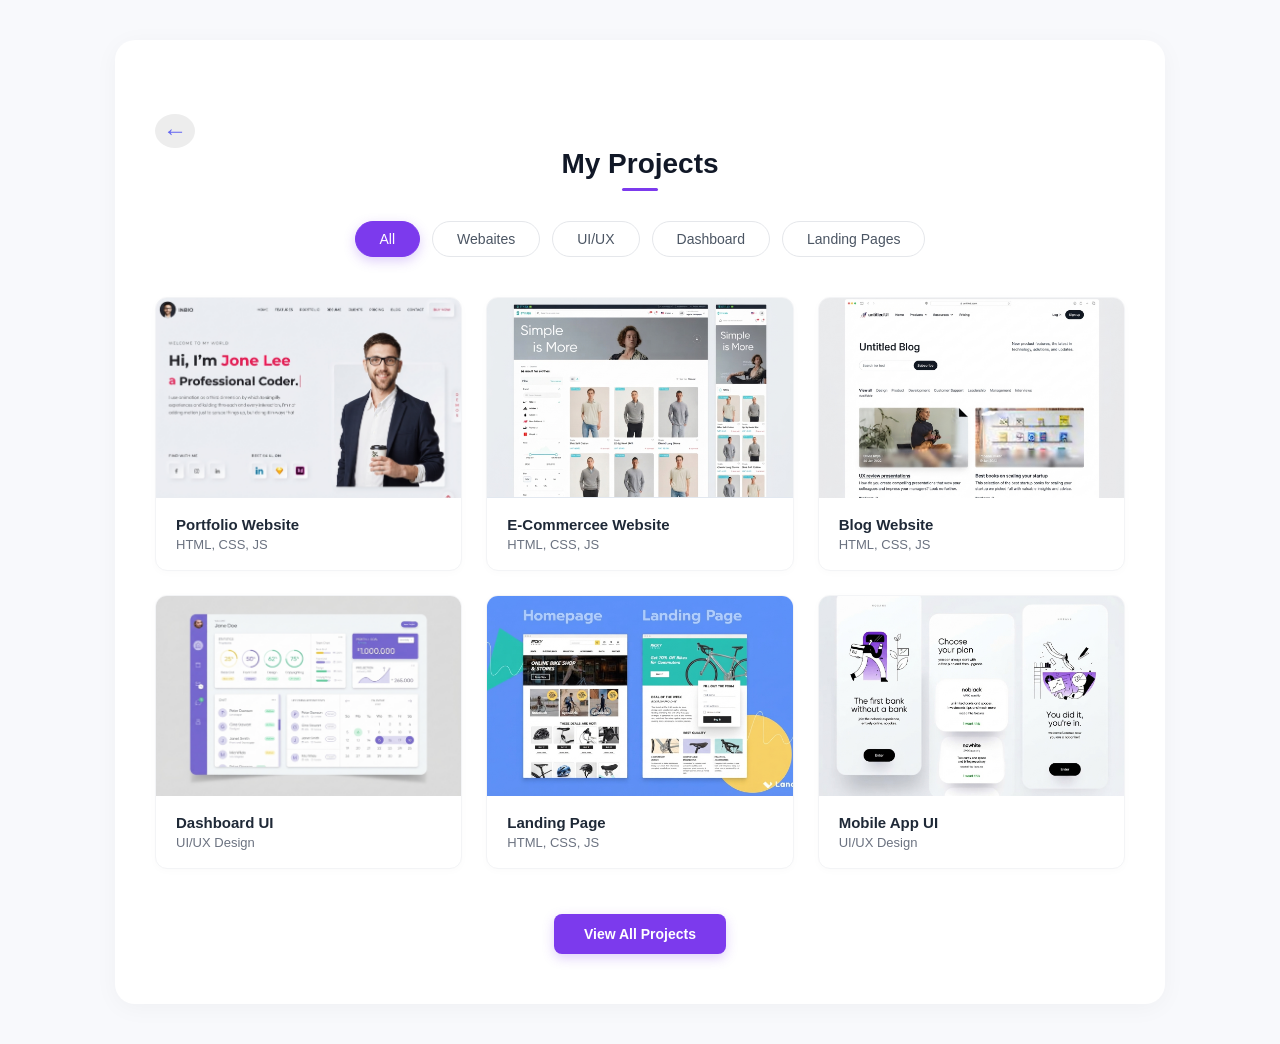
<file: my-project.html>
<!DOCTYPE html>
<html lang="en">

<head>
    <meta charset="UTF-8">
    <meta name="viewport" content="width=device-width, initial-scale=1.0">
    <title>My Projects</title>
    <link rel="stylesheet" href="./CSS/my-project.css">
    <link rel="stylesheet" href="./CSS/about-me.css">  
</head>

<body class="is-loading">
    <div class="skeleton-screen" id="skeletonScreen" aria-label="Loading projects" role="status">
        <div class="skeleton-shell">
            <div class="skeleton-block skeleton-header-line"></div>
            <div class="skeleton-block skeleton-title-main"></div>
            <div class="skeleton-filter-row">
                <div class="skeleton-block skeleton-filter"></div>
                <div class="skeleton-block skeleton-filter"></div>
                <div class="skeleton-block skeleton-filter"></div>
            </div>
            <div class="skeleton-grid">
                <div class="skeleton-block skeleton-project-card"></div>
                <div class="skeleton-block skeleton-project-card"></div>
                <div class="skeleton-block skeleton-project-card"></div>
            </div>
        </div>
    </div>

    <div class="projects-wrapper">
        <div class="back-arrow">
            <div class="hover-name-back" id>Back</div>
            <p class="back-arrow-text" id="backArrowTeext">&#8592;</p>
        </div>
        <!-- Section Header -->
        <div class="section-header">
            <h2>My Projects</h2>
            <div class="header-line"></div>
        </div>

        <!-- Filter Navigation -->
        <div class="filter-nav">
            <button class="filter-btn active">All</button>
            <button class="filter-btn">Webaites</button>
            <button class="filter-btn">UI/UX</button>
            <button class="filter-btn">Dashboard</button>
            <button class="filter-btn">Landing Pages</button>
        </div>

        <!-- Projects Grid -->
        <div class="projects-grid">

            <!-- Card 1 -->
            <div class="project-card">
                <div class="card-image dark-thumb-1">
                    <img class="card-img" src="assets/project image/portfolio website.jfif" alt="Portfolio Website">
                </div>
                <div class="card-content">
                    <h3>Portfolio Website</h3>
                    <p>HTML, CSS, JS</p>
                </div>
            </div>

            <!-- Card 2 -->
            <div class="project-card">
                <div class="card-image light-thumb">
                    <img class="card-img" src="assets/project image/e commerce website.jfif" alt="E-Commerce Website">
                </div>
                <div class="card-content">
                    <h3>E-Commercee Website</h3>
                    <p>HTML, CSS, JS</p>
                </div>
            </div>

            <!-- Card 3 -->
            <div class="project-card">
                <div class="card-image dark-thumb-2">
                    <img class="card-img" src="assets/project image/blog website.jfif" alt="Blog Website">
                </div>
                <div class="card-content">
                    <h3>Blog Website</h3>
                    <p>HTML, CSS, JS</p>
                </div>
            </div>

            <!-- Card 4 -->
            <div class="project-card">
                <div class="card-image dark-thumb-3">
                    <img class="card-img" src="assets/project image/dashboard ui.jfif" alt="Dashboard UI">
                </div>
                <div class="card-content">
                    <h3>Dashboard UI</h3>
                    <p>UI/UX Design</p>
                </div>
            </div>

            <!-- Card 5 -->
            <div class="project-card">
                <div class="card-image dark-thumb-4">
                    <img class="card-img" src="assets/project image/landing page.jfif" alt="Landing Page">
                </div>
                <div class="card-content">
                    <h3>Landing Page</h3>
                    <p>HTML, CSS, JS</p>
                </div>
            </div>

            <!-- Card 6 -->
            <div class="project-card">
                <div class="card-image dark-thumb-5">
                    <img class="card-img" src="assets/project image/mobile app ui.jfif" alt="Mobile App UI">
                </div>
                <div class="card-content">
                    <h3>Mobile App UI</h3>
                    <p>UI/UX Design</p>
                </div>
            </div>

        </div>

        <!-- View All Button -->
        <div class="view-all-container">
            <button class="view-all-btn">View All Projects</button>
        </div>
    </div>
    <script src="script.js"></script>
</body>

</html>
</file>
<file: CSS/my-project.css>
* {
    margin: 0;
    padding: 0;
    box-sizing: border-box;
    font-family: -apple-system, BlinkMacSystemFont, "Segoe UI", Roboto, Helvetica, Arial, sans-serif;
}

body {
    background-color: #f3f4f6;
    display: flex;
    justify-content: center;
    align-items: center;
    min-height: 100vh;
    padding: 20px;
}

body.is-loading > .projects-wrapper {
    visibility: hidden;
}

.skeleton-screen {
    position: fixed;
    inset: 0;
    z-index: 2000;
    background: #f3f4f6;
    display: flex;
    align-items: center;
    justify-content: center;
    padding: 32px 20px;
}

.skeleton-shell {
    width: min(1100px, 100%);
    display: grid;
    gap: 18px;
}

.skeleton-block {
    display: block;
    background: linear-gradient(110deg, #eceaf5 8%, #f7f5fd 18%, #eceaf5 33%);
    background-size: 200% 100%;
    animation: skeleton-shimmer 1.3s linear infinite;
    border-radius: 12px;
}

@keyframes skeleton-shimmer {
    to {
        background-position-x: -200%;
    }
}

.skeleton-header-line {
    width: 120px;
    height: 12px;
    margin: 0 auto;
}

.skeleton-title-main {
    width: min(380px, 70%);
    height: 42px;
    margin: 0 auto;
}

.skeleton-filter-row {
    display: flex;
    gap: 12px;
    justify-content: center;
    flex-wrap: wrap;
    margin-top: 8px;
}

.skeleton-filter {
    width: 120px;
    height: 36px;
}

.skeleton-grid {
    display: grid;
    grid-template-columns: repeat(3, minmax(0, 1fr));
    gap: 20px;
    margin-top: 10px;
}

.skeleton-project-card {
    width: 100%;
    height: 260px;
    border-radius: 18px;
}

.projects-wrapper {
    background-color: #ffffff;
    width: 100%;
    max-width: 1050px;
    padding: 50px 40px;
    border-radius: 20px;
    box-shadow: 0 4px 25px rgba(0, 0, 0, 0.04);
}

/* Header Styles */
.section-header {
    text-align: center;
    margin-bottom: 30px;
}

.section-header h2 {
    font-size: 28px;
    font-weight: 700;
    color: #111827;
    margin-bottom: 8px;
}

.header-line {
    width: 36px;
    height: 3px;
    background-color: #7c3aed;
    margin: 0 auto;
    border-radius: 2px;
}

/* Filter Navigation */
.filter-nav {
    display: flex;
    justify-content: center;
    gap: 12px;
    margin-bottom: 40px;
    flex-wrap: wrap;
}

.filter-btn {
    padding: 9px 24px;
    background-color: #ffffff;
    border: 1px solid #e5e7eb;
    color: #4b5563;
    font-size: 14px;
    font-weight: 500;
    border-radius: 24px;
    cursor: pointer;
    transition: all 0.2s ease;
}

.filter-btn:hover, 
.filter-btn.active {
    background-color: #7c3aed;
    color: #ffffff;
    border-color: #7c3aed;
    box-shadow: 0 4px 12px rgba(124, 58, 237, 0.25);
}

/* Projects Grid Layout */
.projects-grid {
    display: grid;
    grid-template-columns: repeat(3, 1fr);
    gap: 24px;
    margin-bottom: 45px;
}



/* Project Card Styles */
.project-card {
    background: #ffffff;
    border: 1px solid #f3f4f6;
    border-radius: 12px;
    overflow: hidden;
    box-shadow: 0 2px 8px rgba(0, 0, 0, 0.02);
    transition: transform 0.2s ease, box-shadow 0.2s ease;
}

.project-card:hover {
    transform: translateY(-4px);
    box-shadow: 0 10px 20px rgba(0, 0, 0, 0.06);
}

.card-image {
    height: 200px;
    background-size: cover;
    background-position: center;
}

.card-img {
    width: 100%;
    height: 100%;
    object-fit: cover;
}

/* Simulated Image Thumbnails using Gradients/Colors to Match the Design */
.dark-thumb-1 {
    background: linear-gradient(135deg, #0f172a 0%, #1e1b4b 100%);
}

.light-thumb {
    background: #f8fafc;
    border-bottom: 1px solid #e2e8f0;
}

.dark-thumb-2 {
    background: linear-gradient(135deg, #111827 0%, #1f2937 100%);
}

.dark-thumb-3 {
    background: linear-gradient(135deg, #090d16 0%, #0f172a 100%);
}

.dark-thumb-4 {
    background: linear-gradient(135deg, #0f172a 0%, #1e3a8a 100%);
}

.dark-thumb-5 {
    background: linear-gradient(135deg, #0b0f19 0%, #111827 100%);
}

.card-content {
    padding: 18px 20px;
}

.card-content h3 {
    font-size: 15px;
    font-weight: 600;
    color: #1f2937;
    margin-bottom: 4px;
}

.card-content p {
    font-size: 13px;
    color: #6b7280;
}

/* View All Button */
.view-all-container {
    text-align: center;
}

.view-all-btn {
    padding: 12px 30px;
    background-color: #7c3aed;
    color: #ffffff;
    border: none;
    border-radius: 8px;
    font-size: 14px;
    font-weight: 600;
    cursor: pointer;
    box-shadow: 0 4px 12px rgba(124, 58, 237, 0.25);
    transition: background-color 0.2s ease;
}

.view-all-btn:hover {
    background-color: #6d28d9;
}

@media (max-width: 900px) {
    body {
        padding: 20px 16px;
        align-items: flex-start;
    }

    .projects-wrapper {
        padding: 40px 24px;
    }

    .projects-grid {
        grid-template-columns: repeat(2, minmax(0, 1fr));
        gap: 20px;
    }
}

@media (max-width: 600px) {
    body {
        padding: 16px 12px;
    }

    .projects-wrapper {
        padding: 28px 16px;
        border-radius: 16px;
    }

    .section-header h2 {
        font-size: 24px;
    }

    .filter-nav {
        gap: 8px;
        margin-bottom: 28px;
    }

    .filter-btn {
        padding: 8px 16px;
        font-size: 12px;
    }

    .projects-grid {
        grid-template-columns: 1fr;
        gap: 18px;
    }

    .card-image {
        height: 180px;
    }

    .card-content {
        padding: 16px 14px;
    }

    .view-all-btn {
        width: 100%;
        padding: 12px 20px;
    }
}
</file>
<file: CSS/about-me.css>
:root {
    --bg-color: #f8f9fc;
    --card-bg: #ffffff;
    --text-main: #1e1e2f;
    --text-muted: #6c757d;
    --primary: #6366f1;
    --primary-dark: #4f46e5;
    --dark-card: #121420;
}

* {
    margin: 0;
    padding: 0;
    box-sizing: border-box;
    font-family: 'Inter', sans-serif;
}

body {
    background-color: var(--bg-color);
    color: var(--text-main);
    display: flex;
    justify-content: center;
    align-items: center;
    padding: 40px 20px;
}

body.is-loading > .container {
    visibility: hidden;
}

.skeleton-screen {
    position: fixed;
    inset: 0;
    z-index: 2000;
    background: var(--bg-color);
    display: flex;
    align-items: center;
    justify-content: center;
    padding: 32px 20px;
}

.skeleton-shell {
    width: min(1200px, 100%);
    display: grid;
    gap: 20px;
}

.skeleton-block {
    display: block;
    background: linear-gradient(110deg, #eceaf5 8%, #f7f5fd 18%, #eceaf5 33%);
    background-size: 200% 100%;
    animation: skeleton-shimmer 1.3s linear infinite;
    border-radius: 12px;
}

@keyframes skeleton-shimmer {
    to {
        background-position-x: -200%;
    }
}

.skeleton-title-short {
    width: 180px;
    height: 24px;
}

.skeleton-card-wide {
    width: 100%;
    max-width: 1000px;
    height: 300px;
    border-radius: 22px;
}

.skeleton-card-row {
    display: grid;
    grid-template-columns: repeat(2, minmax(0, 1fr));
    gap: 20px;
}

.skeleton-card-small {
    width: 100%;
    height: 120px;
    border-radius: 18px;
}

.hover-name-back {
    font-size: 15px;
    font-weight: 600;
    margin-bottom: 7px;
    margin-left: 4px;
    opacity: 0;
    visibility: hidden;

}

.back-arrow:hover .hover-name-back,
.back-arrow:focus-within .hover-name-back,
.back-arrow-text:hover ~ .hover-name-back {
    opacity: 1;
    visibility: visible;
    transition: all 1.5s ease-in-out;
}

.back-arrow-text {
    font-size: 24px;
    color: var(--primary);
    cursor: pointer;
    background-color: hwb(0 93% 7%);
    padding: 5px 8px;
    display: inline-block;
    border-radius: 50%;
    line-height: 1;
}

.back-arrow-text:hover {
   background-color: lab(86.34% 0 -0.01);
}

.back-arrow-text:active {
    transform: scale(0.95);
    color: hsl(243, 81%, 73%);
}

.container {
    width: 100%;
    max-width: 1400px;
    display: flex;
    flex-direction: column;
    gap: 40px;
}

/* Card Base */
.card {
    background: var(--card-bg);
    border-radius: 24px;
    padding: 50px;
    box-shadow: 0 10px 30px rgba(0, 0, 0, 0.03);
}

/* About Section */
.about-section {
    display: grid;
    grid-template-columns: 1.2fr 1fr;
    gap: 40px;
    align-items: center;
}

.about-content h2 {
    font-size: 28px;
    color: var(--text-muted);
    margin-bottom: 20px;
    font-weight: 500;
}

.about-content h1 {
    font-size: 42px;
    font-weight: 700;
    margin-bottom: 20px;
}

.about-content p {
    color: var(--text-muted);
    font-size: 16px;
    line-height: 1.7;
    margin-bottom: 30px;
}

.btn-primary {
    background-color: var(--primary);
    color: white;
    border: none;
    padding: 14px 28px;
    border-radius: 12px;
    font-size: 16px;
    font-weight: 600;
    cursor: pointer;
    transition: background 0.3s;
}

.btn-primary:hover {
    background-color: var(--primary-dark);
}

.profile-img-box {
    text-align: center;
}

.profile-img-box img {
    width: 280px;
    height: 280px;
    border-radius: 20px;
    object-fit: cover;
    box-shadow: 0 15px 35px rgba(0, 0, 0, 0.1);
}

.signature {
    font-family: 'Brush Script MT', cursive;
    font-size: 28px;
    color: var(--primary);
    margin-top: 15px;
}

/* Stats Bar */
.stats-bar {
    background: var(--dark-card);
    border-radius: 20px;
    padding: 30px 50px;
    display: flex;
    justify-content: space-between;
    color: white;
    margin-top: -20px;
}

.stat-item {
    text-align: center;
}

.stat-item h3 {
    font-size: 28px;
    margin-bottom: 5px;
}

.stat-item p {
    color: #9ca3af;
    font-size: 14px;
}

@media (max-width: 900px) {
    .card {
        padding: 32px 24px;
    }

    .about-section {
        grid-template-columns: 1fr;
        gap: 24px;
    }

    .about-content {
        text-align: center;
    }

    .about-content h2 {
        font-size: 24px;
    }

    .about-content h1 {
        font-size: 36px;
    }

    .profile-img-box img {
        width: min(100%, 320px);
        height: auto;
    }

    .stats-bar {
        padding: 24px 20px;
        flex-wrap: wrap;
        gap: 20px;
    }

    .stat-item {
        flex: 1 1 45%;
    }
}

@media (max-width: 560px) {
    body {
        padding: 24px 14px;
    }

    .container {
        gap: 24px;
    }

    .card {
        padding: 24px 18px;
        border-radius: 18px;
    }

    .about-content h2 {
        font-size: 20px;
        margin-bottom: 12px;
    }

    .about-content h1 {
        font-size: 30px;
        line-height: 1.2;
    }

    .about-content p {
        font-size: 15px;
        margin-bottom: 22px;
    }

    .btn-primary {
        width: 100%;
        padding: 13px 18px;
    }

    .stats-bar {
        flex-direction: column;
        gap: 18px;
    }

    .stat-item {
        flex: 1 1 100%;
    }

    .signature {
        font-size: 24px;
    }
}
</file>
